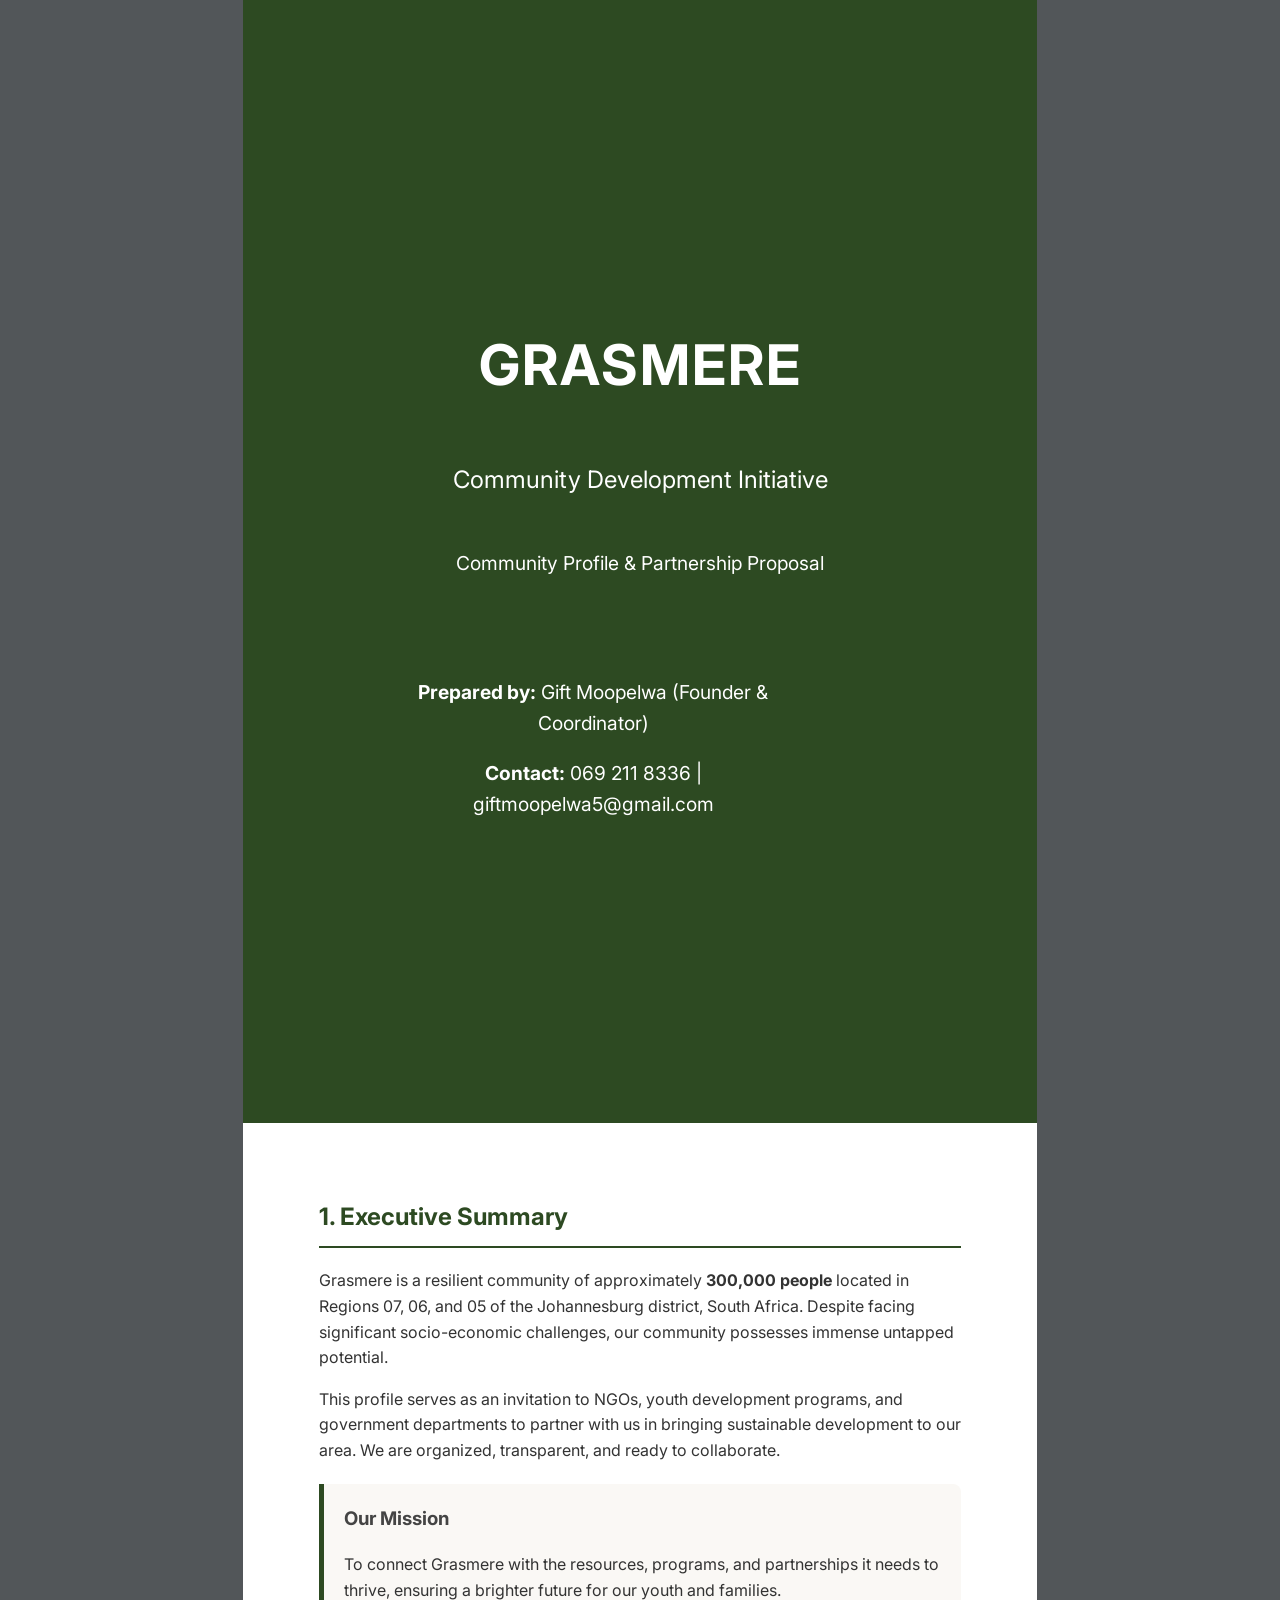
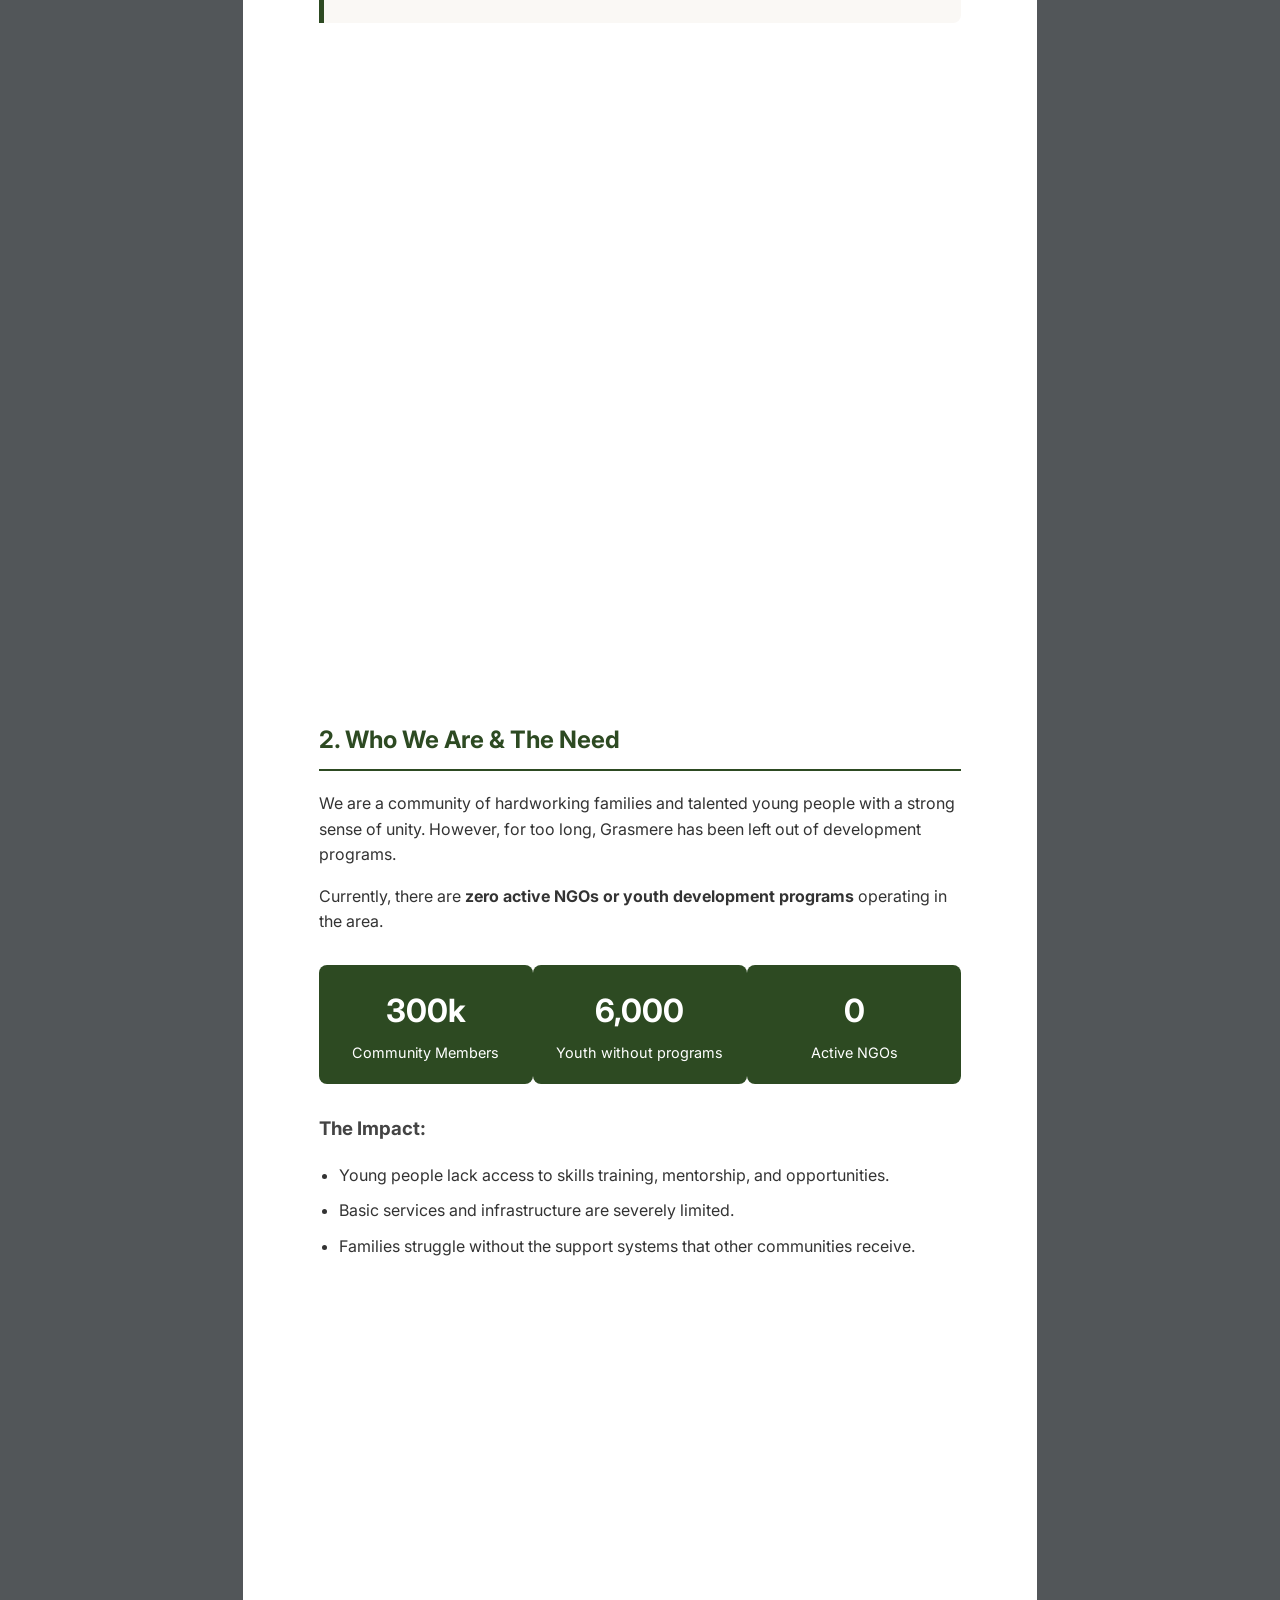
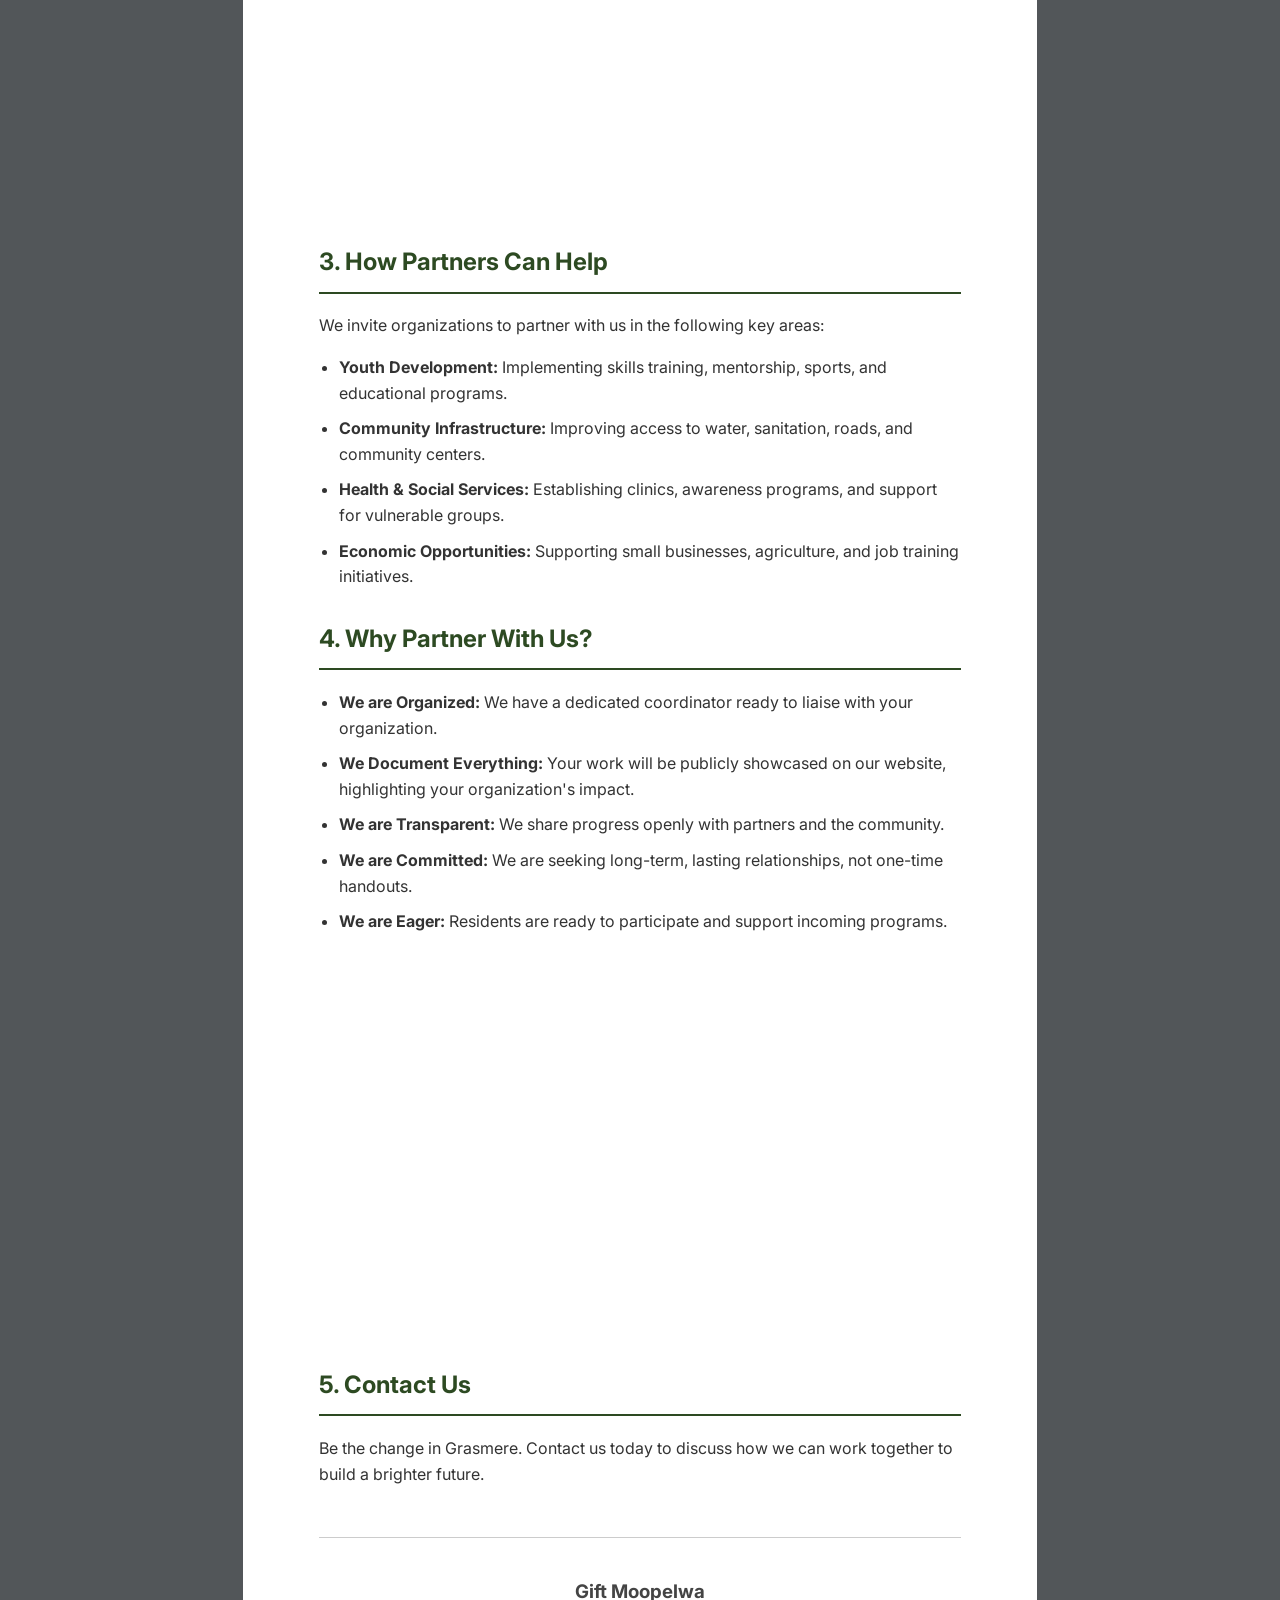
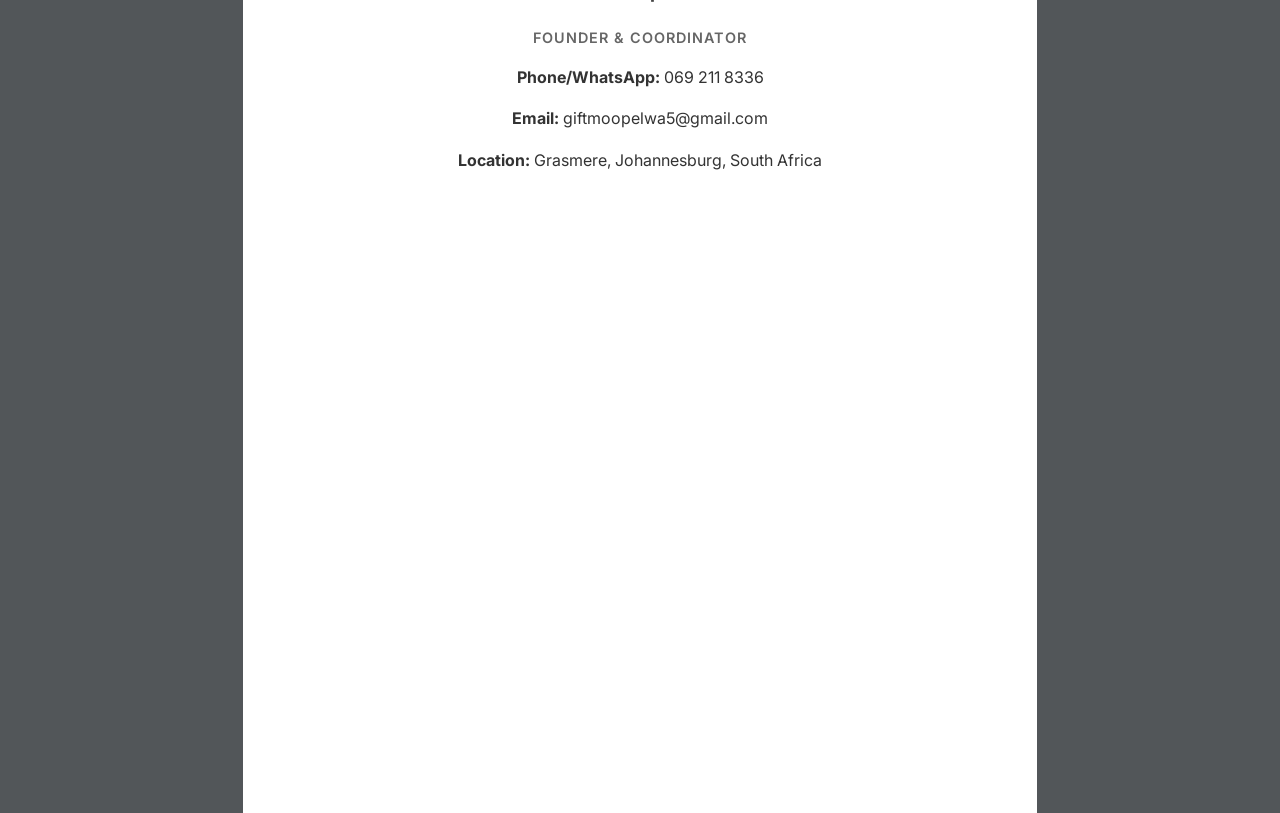
<file: profile.html>
<!DOCTYPE html>
<html lang="en">
<head>
    <meta charset="UTF-8">
    <title>Grasmere Community Profile</title>
    
    <link rel="preconnect" href="https://fonts.googleapis.com">
    <link rel="preconnect" href="https://fonts.gstatic.com" crossorigin>
    <link href="https://fonts.googleapis.com/css2?family=Inter:wght@400;600;700&display=swap" rel="stylesheet">
    
    <style>
        body {
            font-family: 'Inter', Arial, sans-serif;
            color: #333;
            line-height: 1.6;
            margin: 0;
            padding: 0;
            background-color: #525659; /* Dark background for screen viewing */
        }
        .page {
            width: 210mm; /* A4 width */
            min-height: 297mm; /* A4 height */
            padding: 20mm;
            box-sizing: border-box;
            page-break-after: always;
            background: white;
            margin: 0 auto; /* Centers pages on screen */
            position: relative;
        }
        
        /* Cover Page Styles */
        .cover {
            background-color: #2d4a22 !important; /* Matches your website's theme */
            color: white;
            display: flex;
            flex-direction: column;
            justify-content: center;
            align-items: center;
            text-align: center;
            /* Print specific fixes for the cover */
            -webkit-print-color-adjust: exact; 
            print-color-adjust: exact; 
        }
        .cover h1 {
            font-size: 3.5em;
            margin-bottom: 10px;
            text-transform: uppercase;
            letter-spacing: 2px;
        }
        .cover h2 {
            color: white; 
            border: none; 
            font-weight: normal;
        }
        .cover p {
            font-size: 1.2em;
            max-width: 80%;
        }
        
        /* Content Page Styles */
        h2 {
            color: #2d4a22;
            border-bottom: 2px solid #2d4a22;
            padding-bottom: 10px;
            margin-top: 40px;
        }
        h3 {
            color: #444;
        }
        ul {
            padding-left: 20px;
        }
        li {
            margin-bottom: 10px;
        }
        .highlight-box {
            background-color: #faf8f5; /* Earthy background */
            border-left: 5px solid #2d4a22;
            padding: 20px;
            margin: 20px 0;
            border-radius: 0 8px 8px 0;
        }
        .stats-row {
            display: flex;
            justify-content: space-between;
            margin: 30px 0;
        }
        .stat {
            text-align: center;
            background: #2d4a22;
            color: white;
            padding: 20px;
            border-radius: 8px;
            width: 30%;
            -webkit-print-color-adjust: exact; 
            print-color-adjust: exact; 
        }
        .stat h4 {
            font-size: 2em;
            margin: 0;
            color: white;
        }
        .stat p {
            margin: 5px 0 0 0;
            font-size: 0.9em;
        }
        .contact-info {
            margin-top: 50px;
            text-align: center;
            border-top: 1px solid #ccc;
            padding-top: 20px;
        }
        
        /* Print formatting - hides screen margins */
        @media print {
            body { 
                -webkit-print-color-adjust: exact; 
                print-color-adjust: exact; /* Fixed the warning here */
                background-color: white;
            }
            .page { 
                padding: 15mm; 
                margin: 0;
            }
        }
    </style>
</head>
<body>

    <!-- COVER PAGE -->
    <div class="page cover">
        <h1>Grasmere</h1>
        <h2>Community Development Initiative</h2>
        <p>Community Profile & Partnership Proposal</p>
        <div style="margin-top: 60px;">
            <p><strong>Prepared by:</strong> Gift Moopelwa (Founder & Coordinator)</p>
            <p><strong>Contact:</strong> 069 211 8336 | giftmoopelwa5@gmail.com</p>
        </div>
    </div>

    <!-- PAGE 2: EXECUTIVE SUMMARY -->
    <div class="page">
        <h2 style="margin-top: 0;">1. Executive Summary</h2>
        <p>Grasmere is a resilient community of approximately <strong>300,000 people</strong> located in Regions 07, 06, and 05 of the Johannesburg district, South Africa. Despite facing significant socio-economic challenges, our community possesses immense untapped potential.</p>
        <p>This profile serves as an invitation to NGOs, youth development programs, and government departments to partner with us in bringing sustainable development to our area. We are organized, transparent, and ready to collaborate.</p>
        
        <div class="highlight-box">
            <h3 style="margin-top: 0;">Our Mission</h3>
            <p style="margin-bottom: 0;">To connect Grasmere with the resources, programs, and partnerships it needs to thrive, ensuring a brighter future for our youth and families.</p>
        </div>
    </div>

    <!-- PAGE 3: THE NEED -->
    <div class="page">
        <h2 style="margin-top: 0;">2. Who We Are & The Need</h2>
        <p>We are a community of hardworking families and talented young people with a strong sense of unity. However, for too long, Grasmere has been left out of development programs.</p>
        <p>Currently, there are <strong>zero active NGOs or youth development programs</strong> operating in the area.</p>

        <div class="stats-row">
            <div class="stat">
                <h4>300k</h4>
                <p>Community Members</p>
            </div>
            <div class="stat">
                <h4>6,000</h4>
                <p>Youth without programs</p>
            </div>
            <div class="stat">
                <h4>0</h4>
                <p>Active NGOs</p>
            </div>
        </div>

        <h3>The Impact:</h3>
        <ul>
            <li>Young people lack access to skills training, mentorship, and opportunities.</li>
            <li>Basic services and infrastructure are severely limited.</li>
            <li>Families struggle without the support systems that other communities receive.</li>
        </ul>
    </div>

    <!-- PAGE 4: HOW PARTNERS CAN HELP -->
    <div class="page">
        <h2 style="margin-top: 0;">3. How Partners Can Help</h2>
        <p>We invite organizations to partner with us in the following key areas:</p>
        
        <ul>
            <li><strong>Youth Development:</strong> Implementing skills training, mentorship, sports, and educational programs.</li>
            <li><strong>Community Infrastructure:</strong> Improving access to water, sanitation, roads, and community centers.</li>
            <li><strong>Health & Social Services:</strong> Establishing clinics, awareness programs, and support for vulnerable groups.</li>
            <li><strong>Economic Opportunities:</strong> Supporting small businesses, agriculture, and job training initiatives.</li>
        </ul>

        <h2 style="margin-top: 30px;">4. Why Partner With Us?</h2>
        <ul>
            <li><strong>We are Organized:</strong> We have a dedicated coordinator ready to liaise with your organization.</li>
            <li><strong>We Document Everything:</strong> Your work will be publicly showcased on our website, highlighting your organization's impact.</li>
            <li><strong>We are Transparent:</strong> We share progress openly with partners and the community.</li>
            <li><strong>We are Committed:</strong> We are seeking long-term, lasting relationships, not one-time handouts.</li>
            <li><strong>We are Eager:</strong> Residents are ready to participate and support incoming programs.</li>
        </ul>
    </div>

    <!-- PAGE 5: CONTACT -->
    <div class="page">
        <h2 style="margin-top: 0;">5. Contact Us</h2>
        <p>Be the change in Grasmere. Contact us today to discuss how we can work together to build a brighter future.</p>
        
        <div class="contact-info">
            <h3>Gift Moopelwa</h3>
            <p style="color: #666; text-transform: uppercase; font-weight: 600; font-size: 0.9em; letter-spacing: 1px;">Founder & Coordinator</p>
            <p><strong>Phone/WhatsApp:</strong> 069 211 8336</p>
            <p><strong>Email:</strong> giftmoopelwa5@gmail.com</p>
            <p><strong>Location:</strong> Grasmere, Johannesburg, South Africa</p>
        </div>
    </div>

</body>
</html>
</file>
